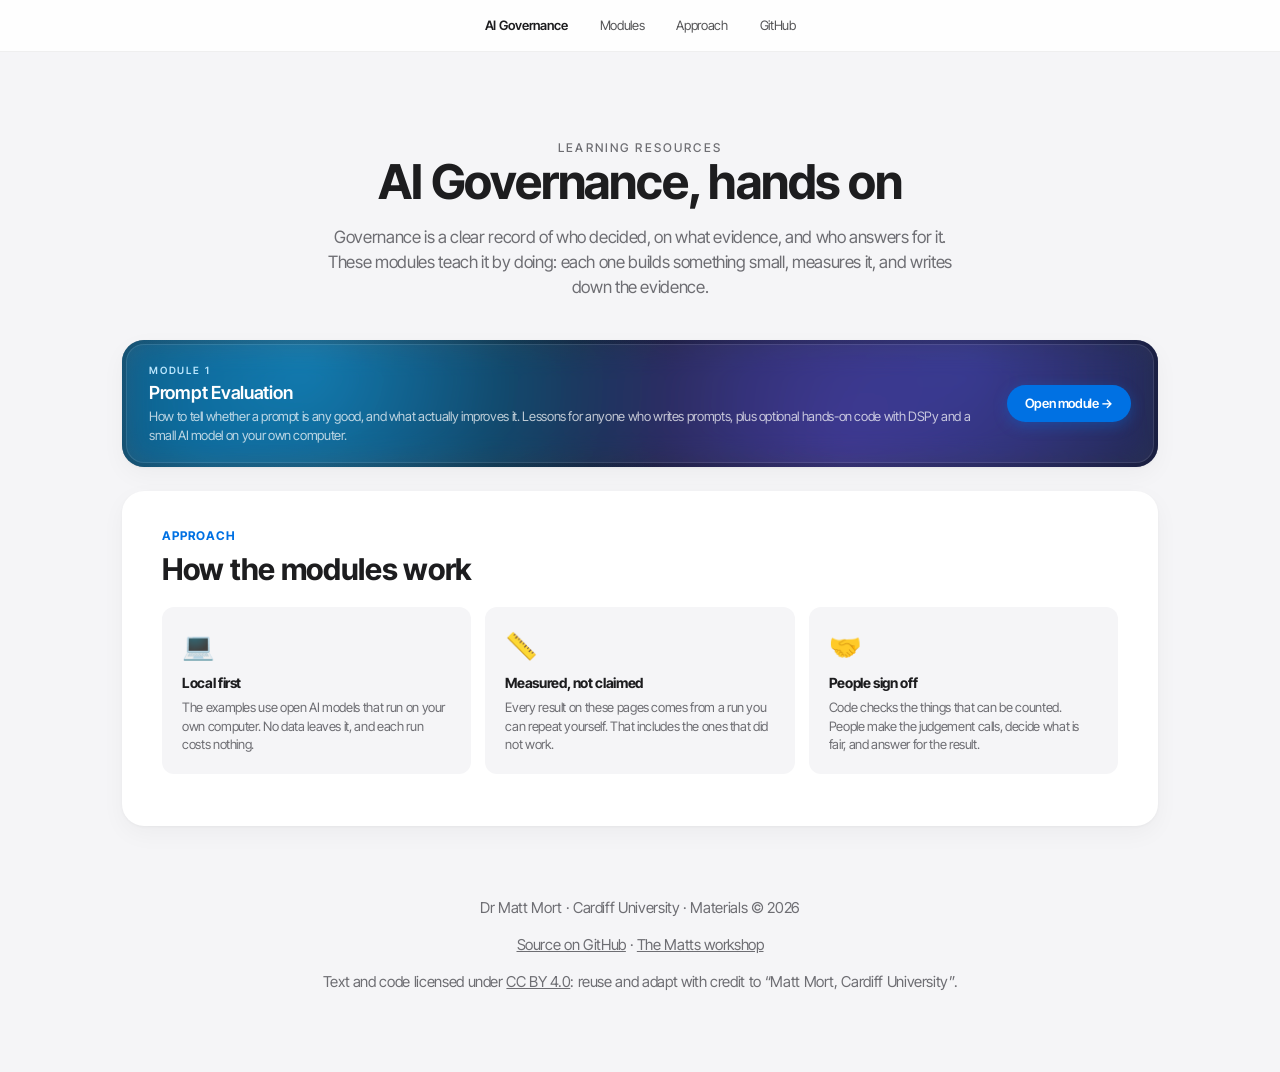
<file: site/index.html>
<!DOCTYPE html>
<html lang="en-GB">
<head>
    <meta charset="UTF-8">
    <meta name="viewport" content="width=device-width, initial-scale=1.0">
    <title>AI Governance - Learning Resources</title>
    <meta name="description" content="Practical, hands-on modules for learning AI governance: measure, document and control the AI you use.">
    <link rel="preconnect" href="https://fonts.googleapis.com">
    <link rel="preconnect" href="https://fonts.gstatic.com" crossorigin>
    <link href="https://fonts.googleapis.com/css2?family=Inter+Tight:wght@400;500;600;700&display=swap" rel="stylesheet">
    <link rel="stylesheet" href="assets/style.css">
</head>
<body>
<nav class="global-nav">
    <div class="nav-content">
        <span class="nav-brand">AI Governance</span>
        <a href="#modules">Modules</a>
        <a href="#approach">Approach</a>
        <a href="https://github.com/wmgmm/ai_governance">GitHub</a>
    </div>
</nav>

<div class="container">
    <header class="hero">
        <p class="subtitle">Learning Resources</p>
        <h1>AI Governance, hands on</h1>
        <p class="lede">Governance is a clear record of who decided, on what evidence, and who answers for it. These modules teach it by doing: each one builds something small, measures it, and writes down the evidence.</p>
    </header>

    <section id="modules">
        <a class="activity-hero" href="prompt_evaluation/index.html">
            <div class="hero-glass">
                <div class="hero-content">
                    <span class="hero-eyebrow">Module 1</span>
                    <h2 class="hero-title">Prompt Evaluation</h2>
                    <p class="hero-desc">How to tell whether a prompt is any good, and what actually improves it. Lessons for anyone who writes prompts, plus optional hands-on code with DSPy and a small AI model on your own computer.</p>
                </div>
                <span class="hero-cta">Open module &rarr;</span>
            </div>
        </a>
    </section>

    <section id="approach" class="section-card">
        <div class="section-header">
            <div class="eyebrow">Approach</div>
            <h2>How the modules work</h2>
        </div>
        <div class="inner-grid">
            <div class="inner-card"><span class="inner-card-icon" aria-hidden="true">&#128187;</span><strong>Local first</strong><p>The examples use open AI models that run on your own computer. No data leaves it, and each run costs nothing.</p></div>
            <div class="inner-card"><span class="inner-card-icon" aria-hidden="true">&#128207;</span><strong>Measured, not claimed</strong><p>Every result on these pages comes from a run you can repeat yourself. That includes the ones that did not work.</p></div>
            <div class="inner-card"><span class="inner-card-icon" aria-hidden="true">&#129309;</span><strong>People sign off</strong><p>Code checks the things that can be counted. People make the judgement calls, decide what is fair, and answer for the result.</p></div>
        </div>
    </section>

    <footer>
        <p>Dr Matt Mort &middot; Cardiff University &middot; Materials &copy; 2026</p>
        <p><a href="https://github.com/wmgmm/ai_governance">Source on GitHub</a> &middot; <a href="https://wmgmm.github.io/thematts/workshop.html">The Matts workshop</a></p>
        <p>Text and code licensed under <a href="https://creativecommons.org/licenses/by/4.0/" rel="license">CC BY 4.0</a>: reuse and adapt with credit to &ldquo;Matt Mort, Cardiff University&rdquo;.</p>
    </footer>
</div>
</body>
</html>
</file>
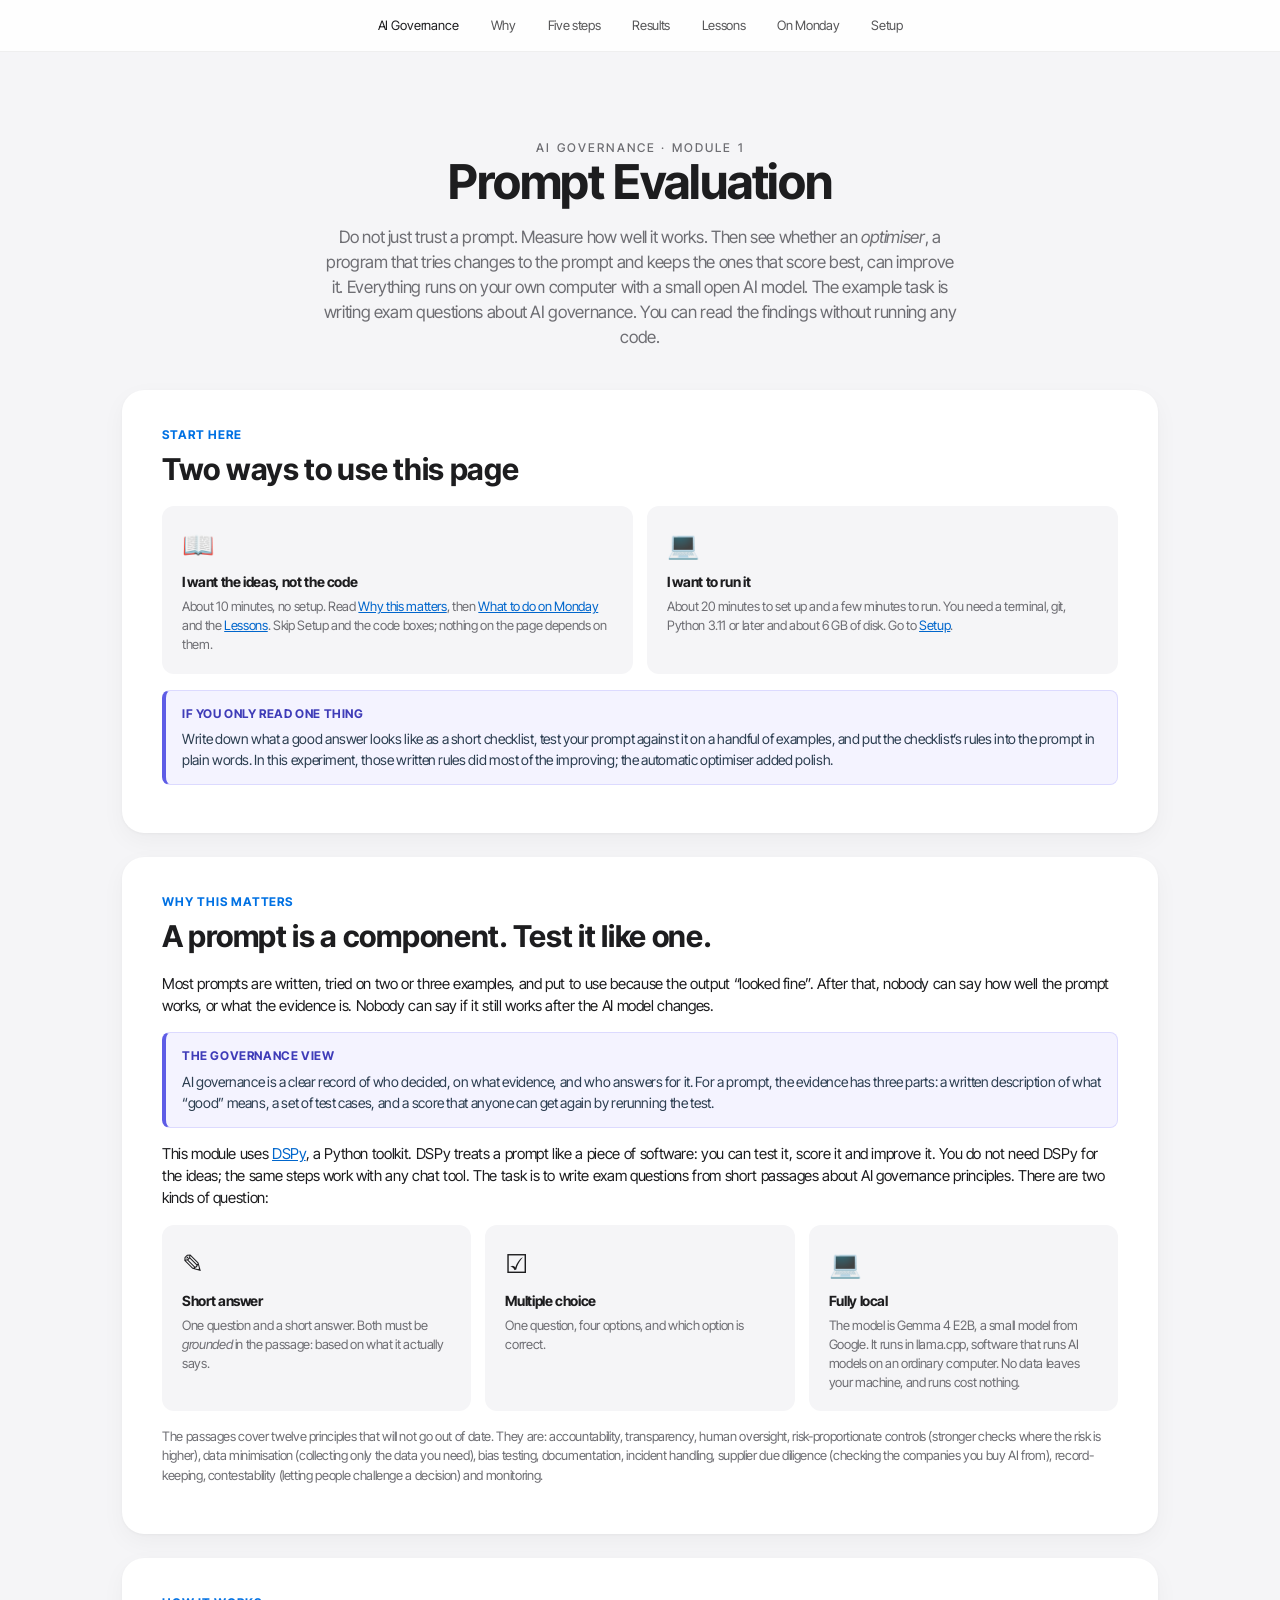
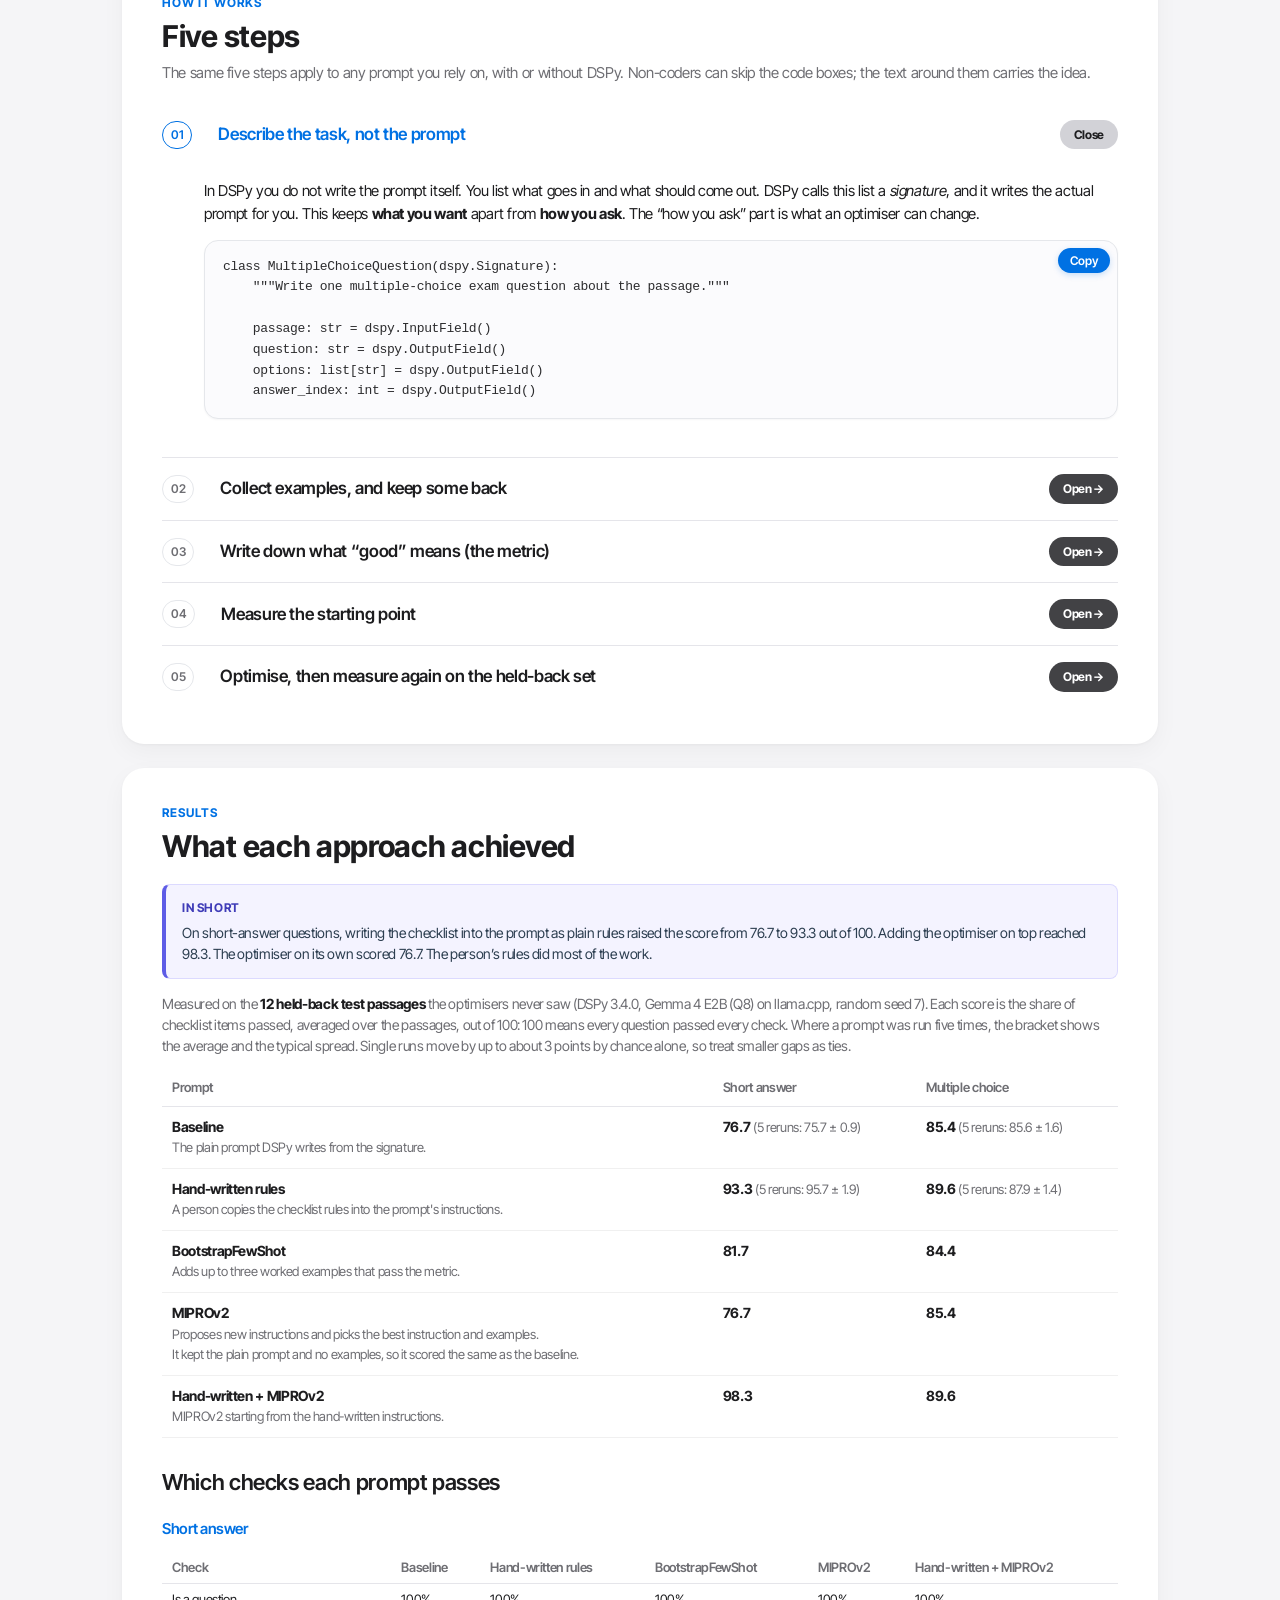
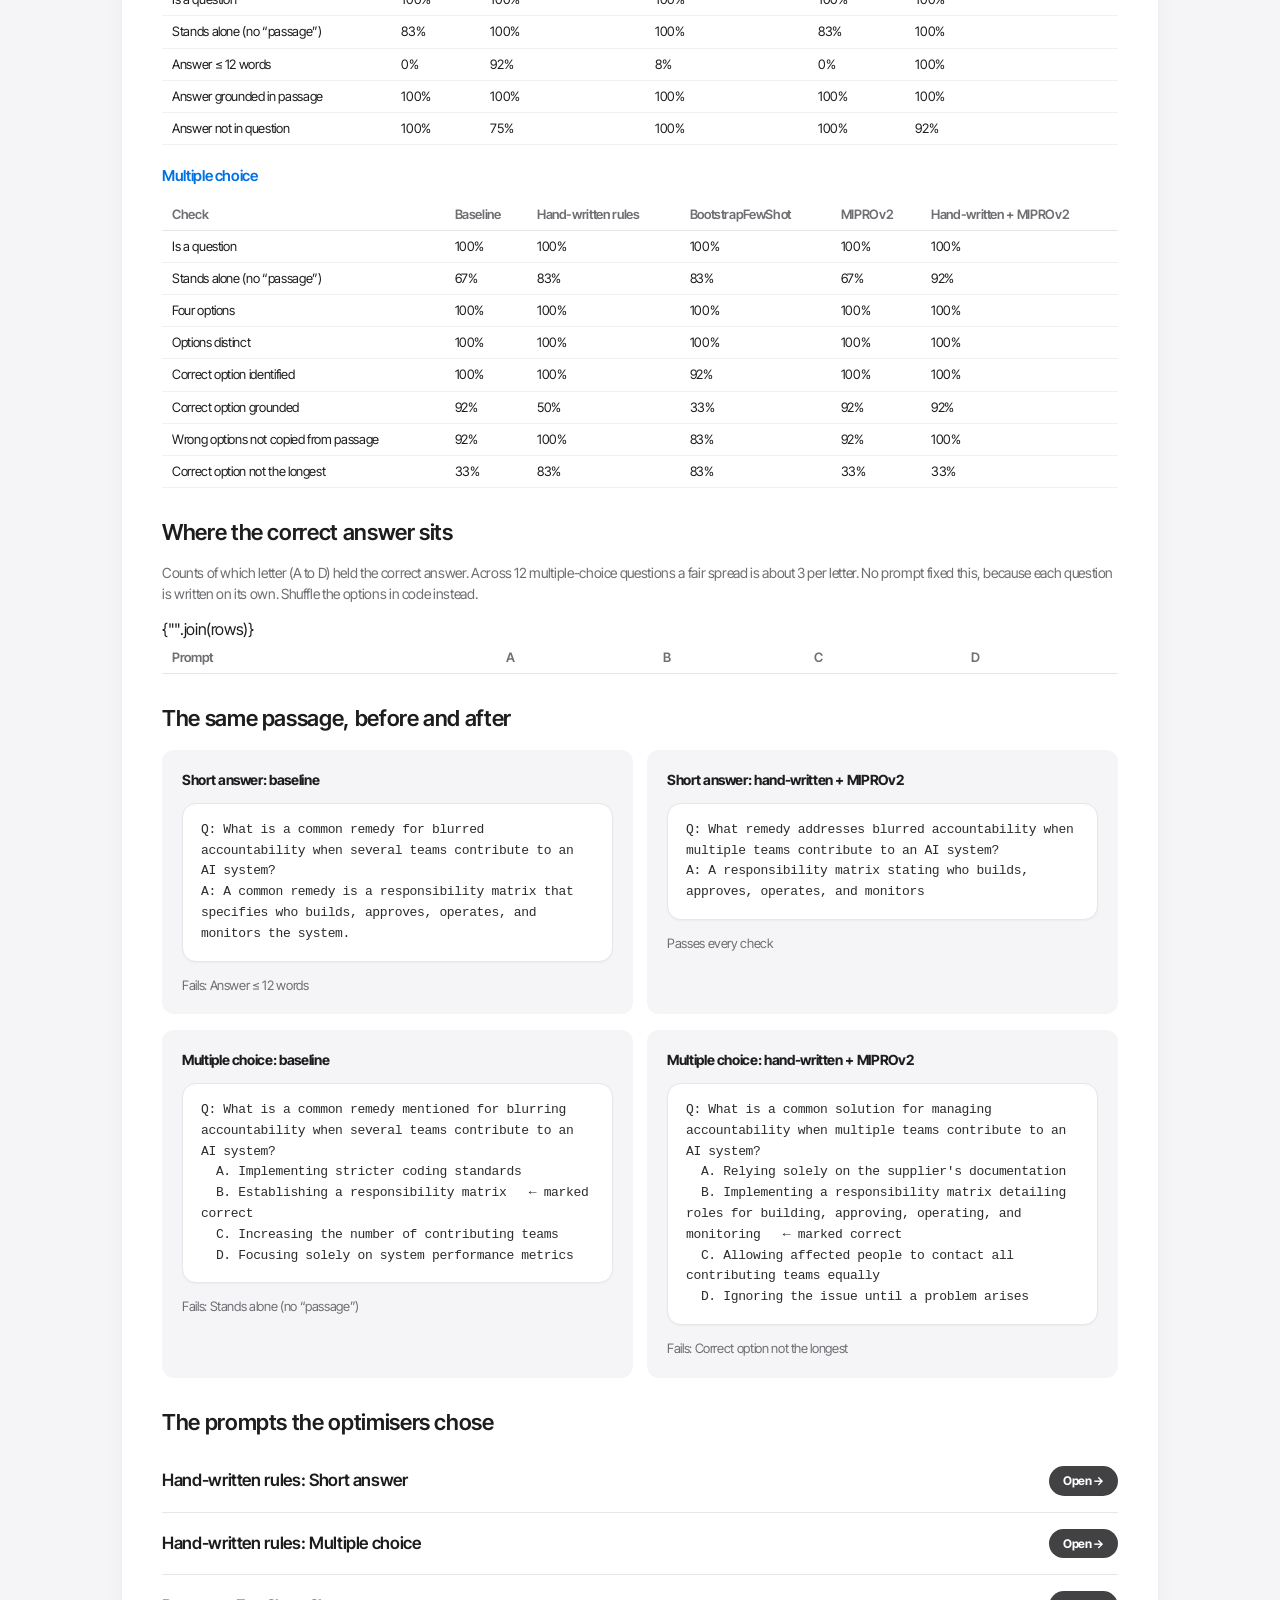
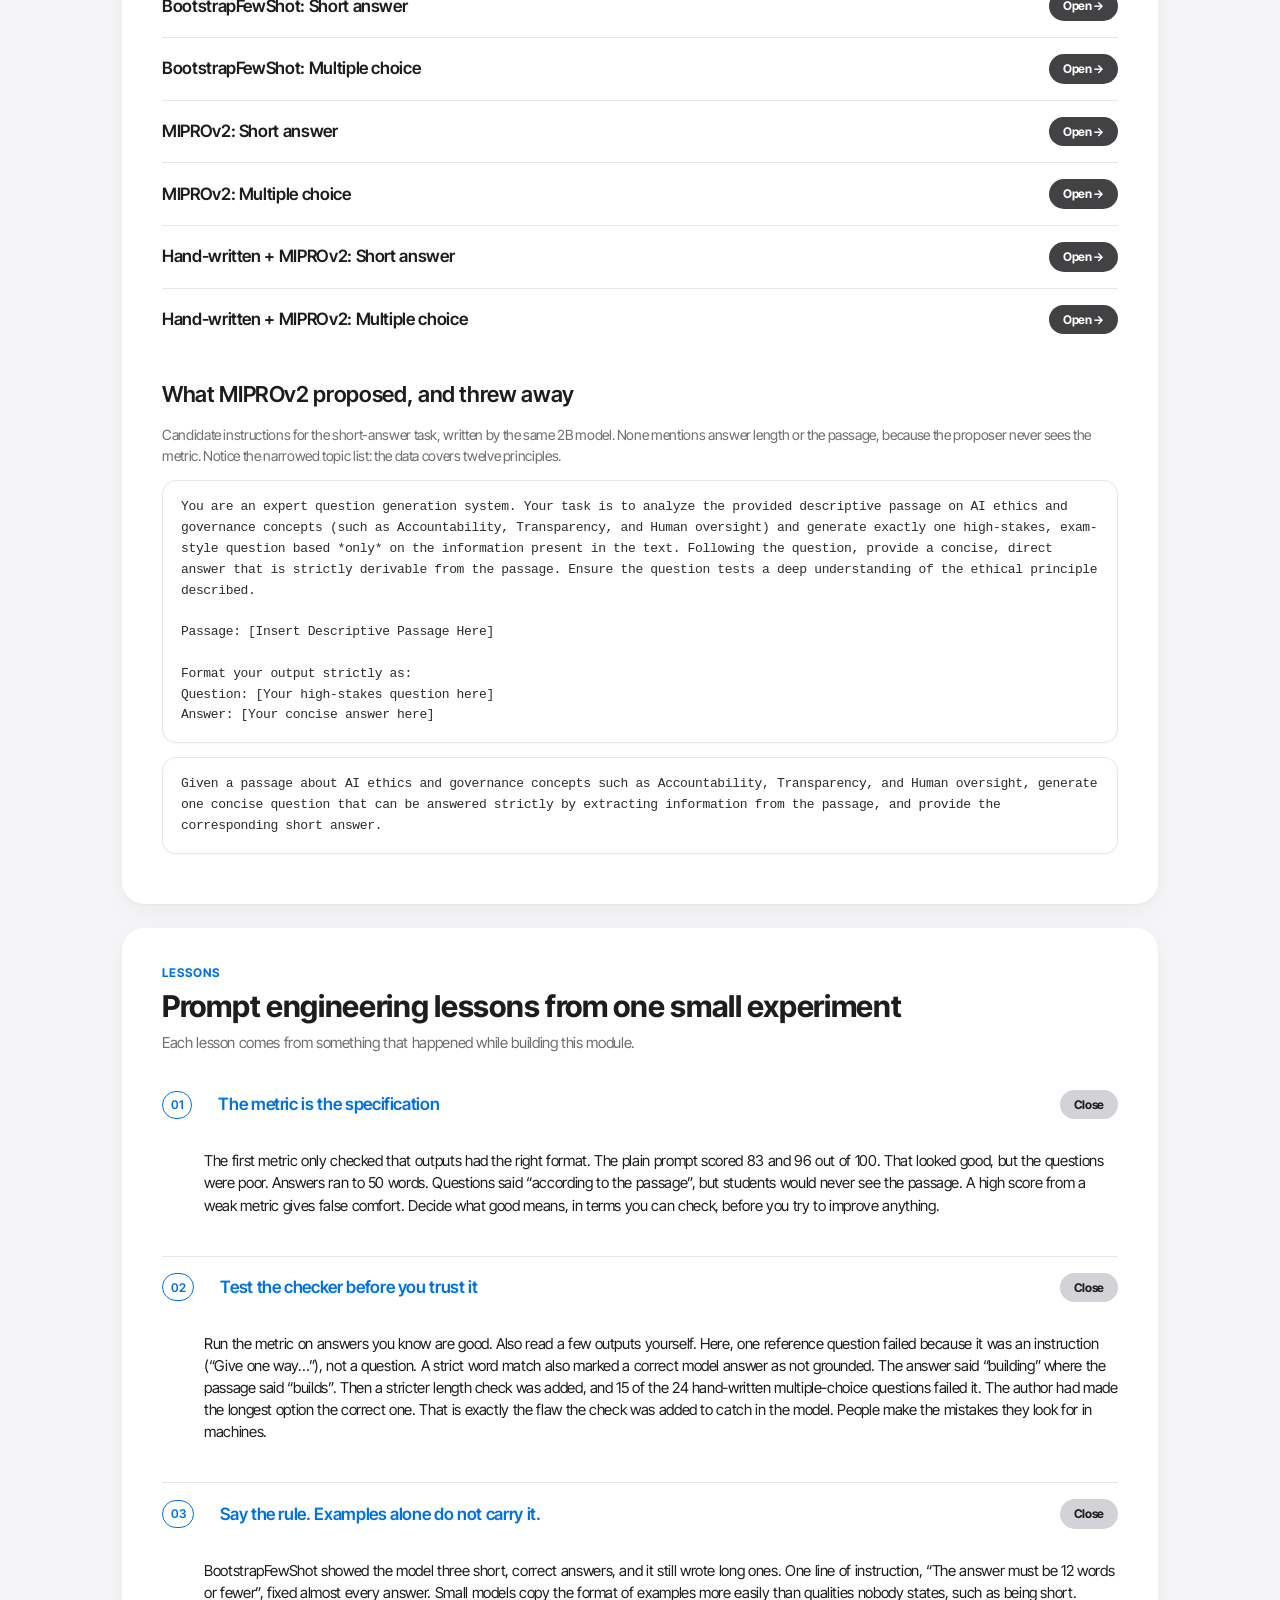
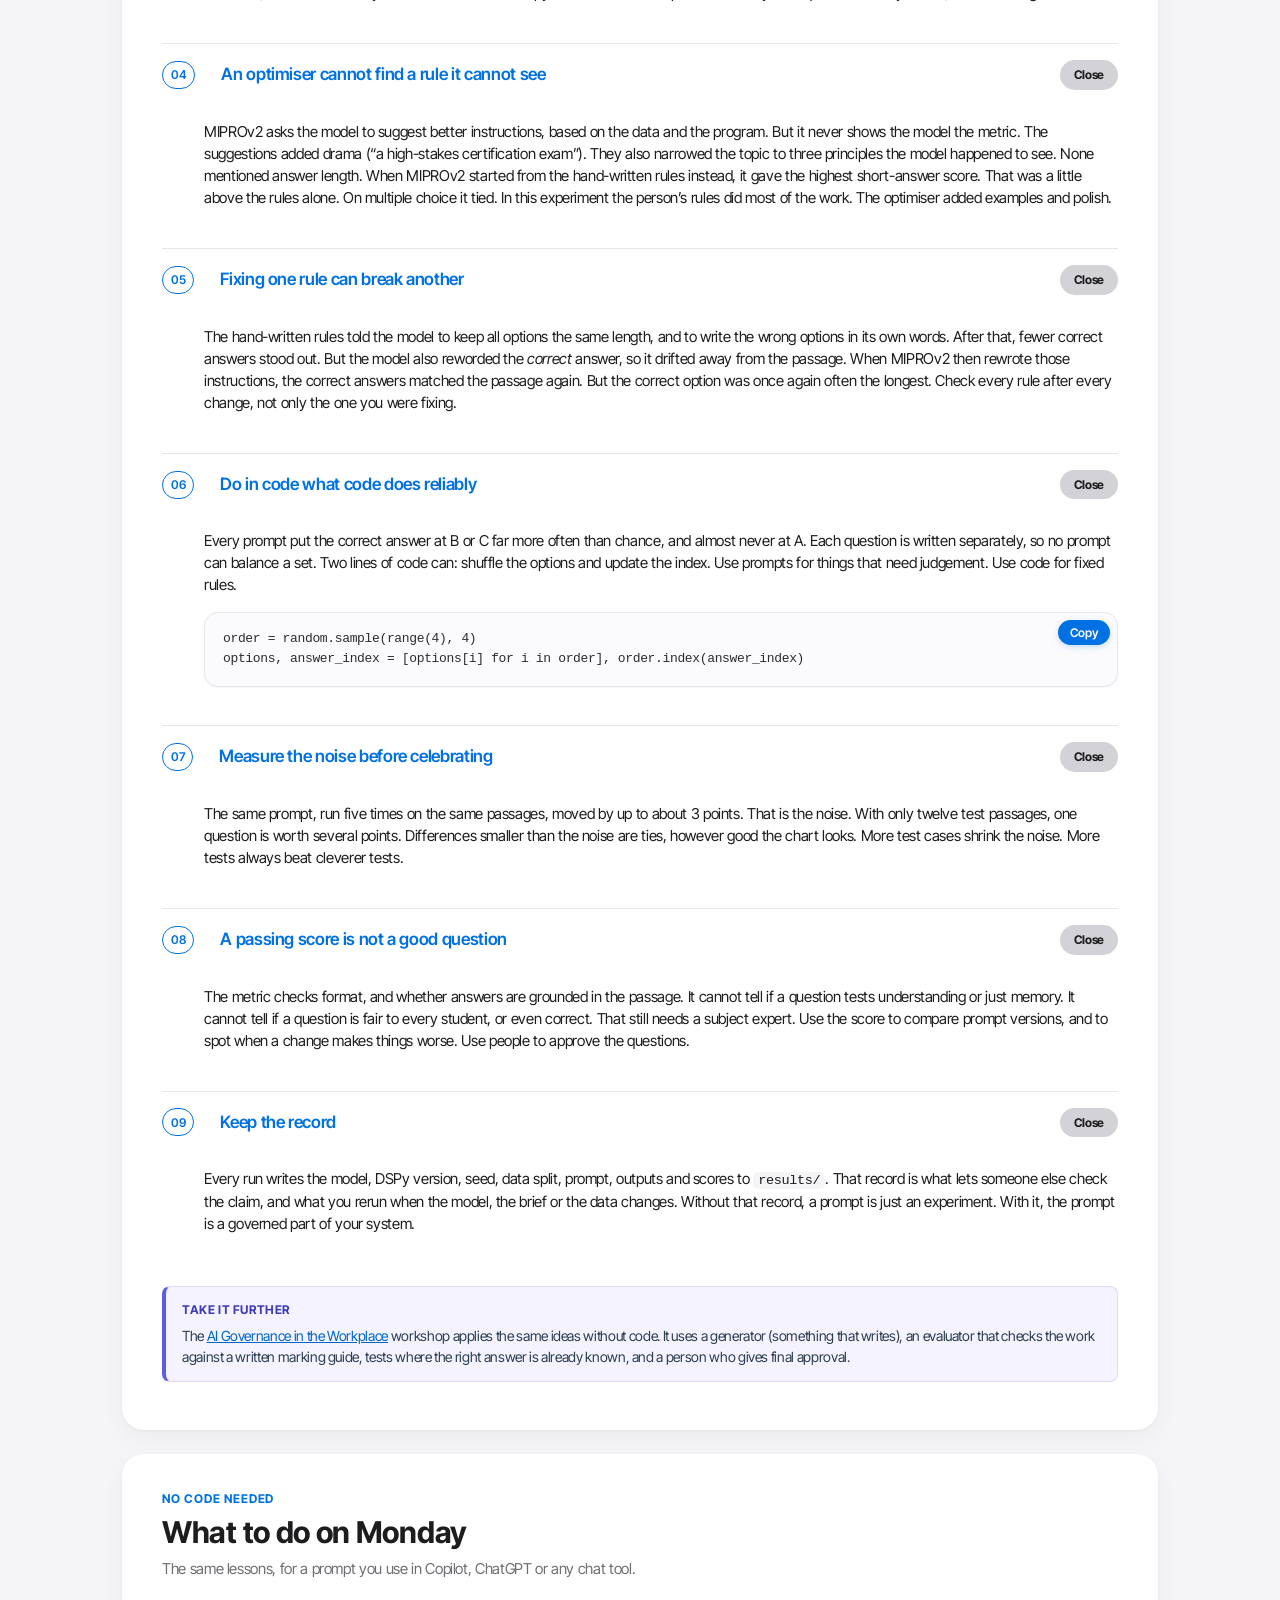
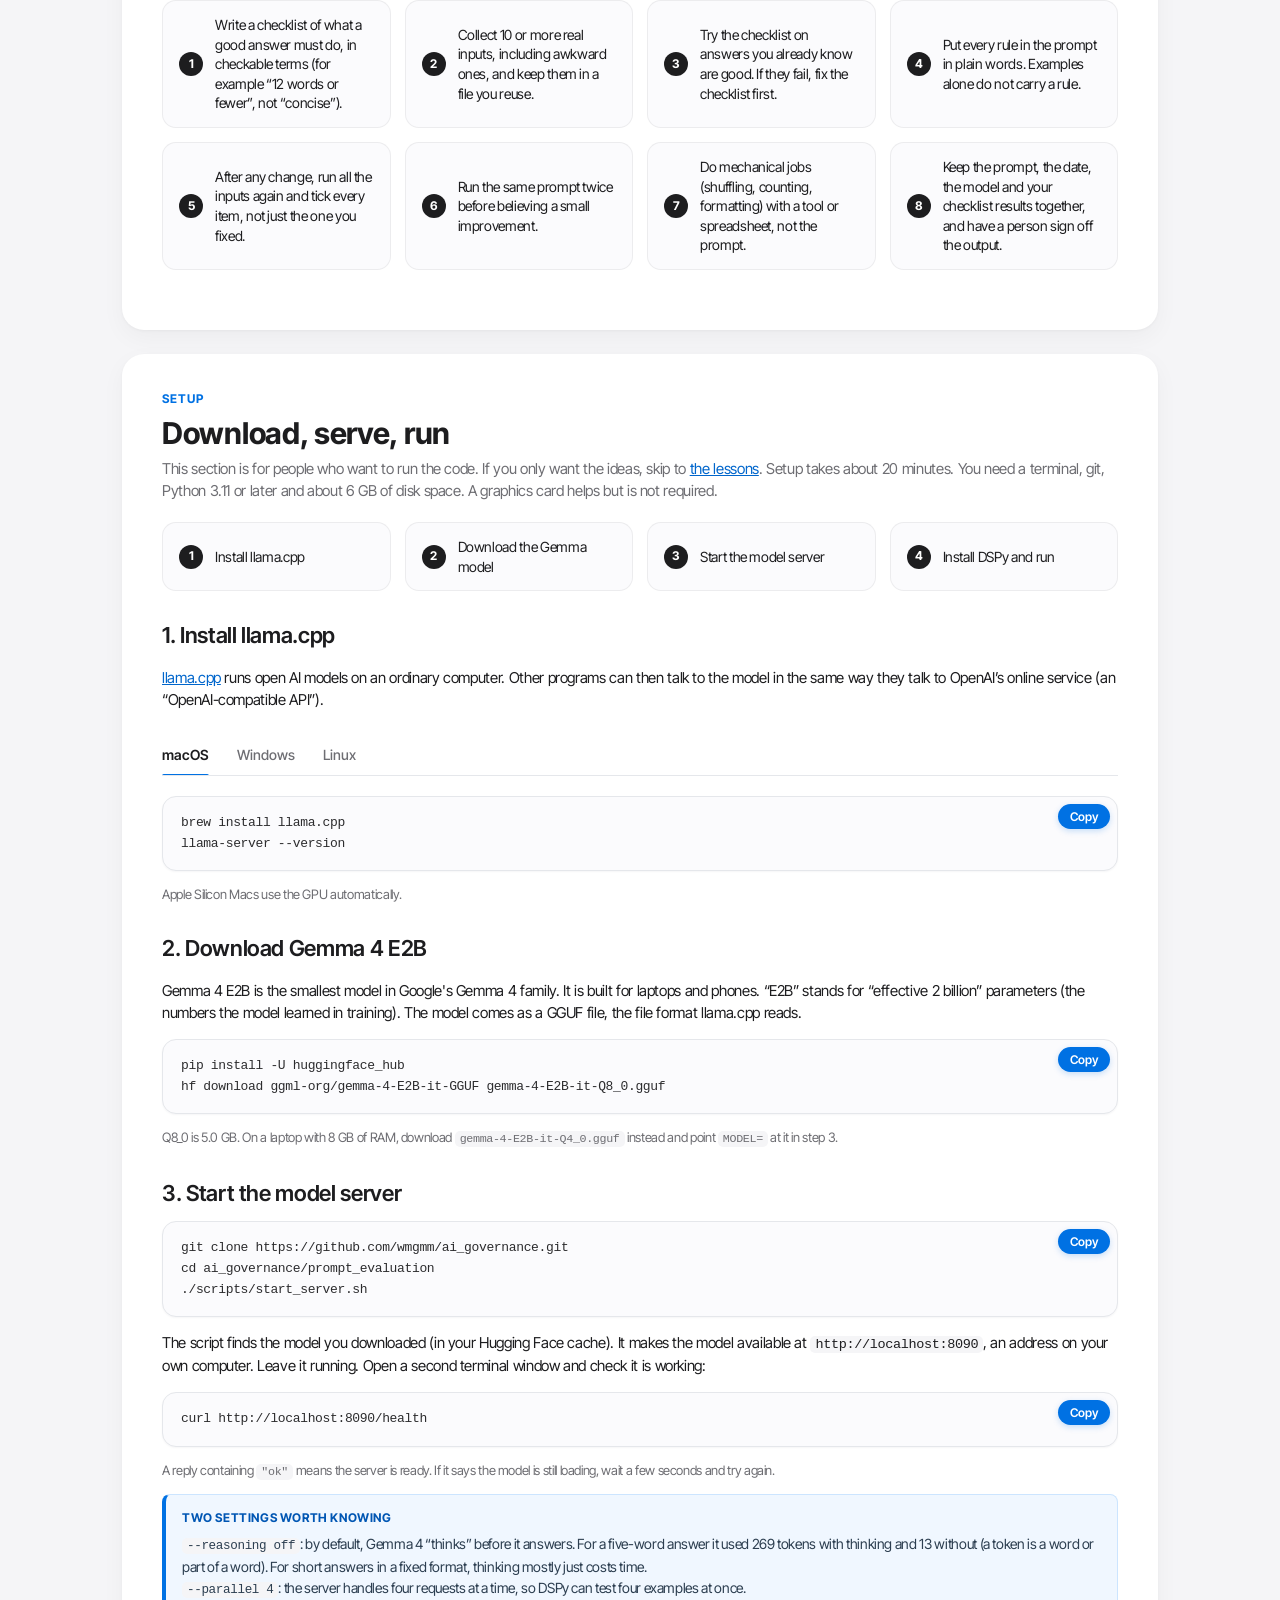
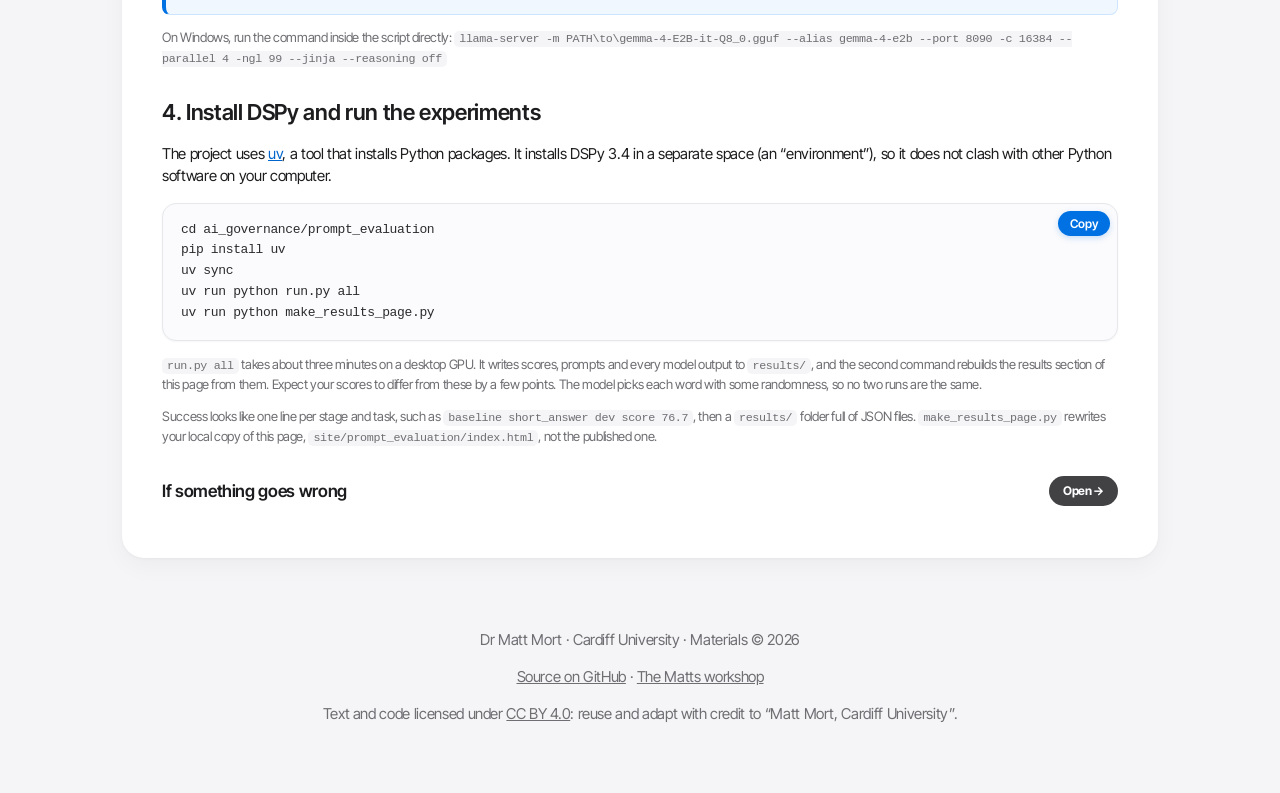
<file: site/prompt_evaluation/index.html>
<!DOCTYPE html>
<html lang="en-GB">
<head>
    <meta charset="UTF-8">
    <meta name="viewport" content="width=device-width, initial-scale=1.0">
    <title>AI Governance - Prompt Evaluation</title>
    <meta name="description" content="Measure and optimise a prompt with DSPy on a local Gemma model served by llama.cpp, using AI governance exam questions as the example.">
    <link rel="preconnect" href="https://fonts.googleapis.com">
    <link rel="preconnect" href="https://fonts.gstatic.com" crossorigin>
    <link href="https://fonts.googleapis.com/css2?family=Inter+Tight:wght@400;500;600;700&display=swap" rel="stylesheet">
    <link rel="stylesheet" href="../assets/style.css">
</head>
<body>
<nav class="global-nav">
    <div class="nav-content">
        <a class="nav-brand" href="../index.html" style="opacity:1">AI Governance</a>
        <a href="#why">Why</a>
        <a href="#steps">Five steps</a>
        <a href="#results">Results</a>
        <a href="#lessons">Lessons</a>
        <a href="#monday">On Monday</a>
        <a href="#setup">Setup</a>
    </div>
</nav>

<div class="container">
    <header class="hero">
        <p class="subtitle">AI Governance &middot; Module 1</p>
        <h1>Prompt Evaluation</h1>
        <p class="lede">Do not just trust a prompt. Measure how well it works. Then see whether an <em>optimiser</em>, a program that tries changes to the prompt and keeps the ones that score best, can improve it. Everything runs on your own computer with a small open AI model. The example task is writing exam questions about AI governance. You can read the findings without running any code.</p>
    </header>

    <section id="start" class="section-card">
        <div class="section-header">
            <div class="eyebrow">Start here</div>
            <h2>Two ways to use this page</h2>
        </div>
        <div class="inner-grid">
            <div class="inner-card"><span class="inner-card-icon" aria-hidden="true">&#128214;</span><strong>I want the ideas, not the code</strong><p>About 10 minutes, no setup. Read <a href="#why">Why this matters</a>, then <a href="#monday">What to do on Monday</a> and the <a href="#lessons">Lessons</a>. Skip Setup and the code boxes; nothing on the page depends on them.</p></div>
            <div class="inner-card"><span class="inner-card-icon" aria-hidden="true">&#128187;</span><strong>I want to run it</strong><p>About 20 minutes to set up and a few minutes to run. You need a terminal, git, Python 3.11 or later and about 6 GB of disk. Go to <a href="#setup">Setup</a>.</p></div>
        </div>
        <div class="callout governance">
            <strong>If you only read one thing</strong>
            <div class="callout-body">Write down what a good answer looks like as a short checklist, test your prompt against it on a handful of examples, and put the checklist&rsquo;s rules into the prompt in plain words. In this experiment, those written rules did most of the improving; the automatic optimiser added polish.</div>
        </div>
    </section>

    <!-- WHY -->
    <section id="why" class="section-card">
        <div class="section-header">
            <div class="eyebrow">Why this matters</div>
            <h2>A prompt is a component. Test it like one.</h2>
        </div>
        <p>Most prompts are written, tried on two or three examples, and put to use because the output &ldquo;looked fine&rdquo;. After that, nobody can say how well the prompt works, or what the evidence is. Nobody can say if it still works after the AI model changes.</p>
        <div class="callout governance">
            <strong>The governance view</strong>
            <div class="callout-body">AI governance is a clear record of who decided, on what evidence, and who answers for it. For a prompt, the evidence has three parts: a written description of what &ldquo;good&rdquo; means, a set of test cases, and a score that anyone can get again by rerunning the test.</div>
        </div>
        <p>This module uses <a href="https://dspy.ai/">DSPy</a>, a Python toolkit. DSPy treats a prompt like a piece of software: you can test it, score it and improve it. You do not need DSPy for the ideas; the same steps work with any chat tool. The task is to write exam questions from short passages about AI governance principles. There are two kinds of question:</p>
        <div class="inner-grid">
            <div class="inner-card"><span class="inner-card-icon" aria-hidden="true">&#9998;</span><strong>Short answer</strong><p>One question and a short answer. Both must be <em>grounded</em> in the passage: based on what it actually says.</p></div>
            <div class="inner-card"><span class="inner-card-icon" aria-hidden="true">&#9745;</span><strong>Multiple choice</strong><p>One question, four options, and which option is correct.</p></div>
            <div class="inner-card"><span class="inner-card-icon" aria-hidden="true">&#128187;</span><strong>Fully local</strong><p>The model is Gemma 4 E2B, a small model from Google. It runs in llama.cpp, software that runs AI models on an ordinary computer. No data leaves your machine, and runs cost nothing.</p></div>
        </div>
        <p class="muted">The passages cover twelve principles that will not go out of date. They are: accountability, transparency, human oversight, risk-proportionate controls (stronger checks where the risk is higher), data minimisation (collecting only the data you need), bias testing, documentation, incident handling, supplier due diligence (checking the companies you buy AI from), record-keeping, contestability (letting people challenge a decision) and monitoring.</p>
    </section>

    <!-- FIVE STEPS -->
    <section id="steps" class="section-card">
        <div class="section-header">
            <div class="eyebrow">How it works</div>
            <h2>Five steps</h2>
            <p>The same five steps apply to any prompt you rely on, with or without DSPy. Non-coders can skip the code boxes; the text around them carries the idea.</p>
        </div>

        <details open>
            <summary><span class="ex-num">01</span><span>Describe the task, not the prompt</span></summary>
            <div class="details-content">
                <p>In DSPy you do not write the prompt itself. You list what goes in and what should come out. DSPy calls this list a <em>signature</em>, and it writes the actual prompt for you. This keeps <strong>what you want</strong> apart from <strong>how you ask</strong>. The &ldquo;how you ask&rdquo; part is what an optimiser can change.</p>
<pre class="code"><code>class MultipleChoiceQuestion(dspy.Signature):
    """Write one multiple-choice exam question about the passage."""

    passage: str = dspy.InputField()
    question: str = dspy.OutputField()
    options: list[str] = dspy.OutputField()
    answer_index: int = dspy.OutputField()</code></pre>
            </div>
        </details>

        <details>
            <summary><span class="ex-num">02</span><span>Collect examples, and keep some back</span></summary>
            <div class="details-content">
                <p>There are 24 hand-written passages. Each comes with a hand-written short-answer question and a hand-written multiple-choice question. These are the <em>reference</em> questions: examples of what good looks like. Twelve passages are for training, which means improving the prompt. The other twelve are <em>held back</em>: kept aside and used only for testing. Each principle appears once in each half.</p>
                <p>The optimisers only ever see the training half. Every score on this page comes from the held-back half. So a prompt cannot score well by memorising its test.</p>
            </div>
        </details>

        <details>
            <summary><span class="ex-num">03</span><span>Write down what &ldquo;good&rdquo; means (the metric)</span></summary>
            <div class="details-content">
                <p>This is the most important step. The <em>metric</em> is the scoring rule: a small piece of code that gives one output a score. Here it is a checklist anyone can read. No second AI acts as a judge:</p>
                <div class="inner-grid">
                    <div class="inner-card"><strong>Short answer</strong><ul style="padding-left:18px;margin:6px 0 0">
                        <li>It is a question</li><li>It stands alone: students will not see the passage</li><li>Answer is 12 words or fewer</li><li>Answer is grounded in the passage</li><li>Answer is not given away by the question</li></ul></div>
                    <div class="inner-card"><strong>Multiple choice</strong><ul style="padding-left:18px;margin:6px 0 0">
                        <li>It is a question, and it stands alone</li><li>Four different options, and the number of the correct option points to one of them</li><li>Correct option grounded in the passage</li><li>Wrong options not copied from the passage</li><li>Correct option not noticeably the longest</li></ul></div>
                </div>
<pre class="code"><code>def short_answer_checks(passage, pred):
    q, a = str(pred.question).strip(), str(pred.answer).strip()
    return {
        "is_a_question": q.endswith("?") and len(q.split()) &gt;= 5,
        "stands_alone": stands_alone(q),
        "answer_is_short": 0 &lt; len(a.split()) &lt;= 12,
        "answer_grounded": overlap(a, passage) &gt;= 0.6,
        "answer_not_leaked": overlap(a, q) &lt; 0.6,
    }</code></pre>
                <p class="muted">Before trusting it, the metric was run on the 48 hand-written reference questions, which should all pass. They did not, at first: see the lessons.</p>
            </div>
        </details>

        <details>
            <summary><span class="ex-num">04</span><span>Measure the starting point</span></summary>
            <div class="details-content">
                <p>Run the plain prompt on the held-back passages and score every output. This first score is the <em>baseline</em>: the starting point that every change is compared with. Then run the same test again. If the score moves between identical runs, that movement is <em>noise</em> (random variation). Differences between prompts that are smaller than the noise mean nothing.</p>
<pre class="code"><code>evaluate = dspy.Evaluate(devset=devset, metric=mcq_metric, num_threads=4)
evaluate(dspy.Predict(MultipleChoiceQuestion))</code></pre>
            </div>
        </details>

        <details>
            <summary><span class="ex-num">05</span><span>Optimise, then measure again on the held-back set</span></summary>
            <div class="details-content">
                <p>Here are four ways to improve the prompt. All four are scored the same way. The last three use a DSPy optimiser.</p>
                <div class="inner-grid">
                    <div class="inner-card"><strong>Hand-written rules</strong><p>A person copies the checklist rules into the prompt&rsquo;s instructions. This is traditional prompt engineering.</p></div>
                    <div class="inner-card"><strong>BootstrapFewShot</strong><p>Runs the prompt on the training passages. It keeps up to three outputs that pass every check, and adds them to the prompt as worked examples.</p></div>
                    <div class="inner-card"><strong>MIPROv2</strong><p>Also asks the model to suggest new instructions. It then tries different mixes of instructions and examples, and keeps the best one.</p></div>
                    <div class="inner-card"><strong>Hand-written + MIPROv2</strong><p>MIPROv2 starting from the person's instructions rather than from scratch.</p></div>
                </div>
<pre class="code"><code>optimiser = dspy.MIPROv2(metric=mcq_metric, auto="light", seed=7)
better = optimiser.compile(dspy.Predict(MultipleChoiceQuestion), trainset=trainset)
better.save("results/mipro_mcq_program.json")</code></pre>
                <p class="muted">The saved file is the improved prompt: its instructions and its chosen examples. It is a plain text (JSON) file, so you can keep each version and review the changes.</p>
            </div>
        </details>
    </section>

    <!-- RESULTS (generated by prompt_evaluation/make_results_page.py; do not edit by hand) -->
    <section id="results" class="section-card">
        <div class="section-header">
            <div class="eyebrow">Results</div>
            <h2>What each approach achieved</h2>
        </div>
<!-- RESULTS:START -->
<div class="callout governance"><strong>In short</strong><div class="callout-body">On short-answer questions, writing the checklist into the prompt as plain rules raised the score from 76.7 to 93.3 out of 100. Adding the optimiser on top reached 98.3. The optimiser on its own scored 76.7. The person’s rules did most of the work.</div></div>
<p class="exercise-note">Measured on the <strong>12 held-back test passages</strong> the optimisers never saw (DSPy 3.4.0, Gemma 4 E2B (Q8) on llama.cpp, random seed 7). Each score is the share of checklist items passed, averaged over the passages, out of 100: 100 means every question passed every check. Where a prompt was run five times, the bracket shows the average and the typical spread. Single runs move by up to about 3 points by chance alone, so treat smaller gaps as ties.</p>
<div class="table-wrap"><table><thead><tr><th scope="col">Prompt</th><th scope="col">Short answer</th><th scope="col">Multiple choice</th></tr></thead><tbody><tr><th scope="row"><strong>Baseline</strong><br><span class="muted">The plain prompt DSPy writes from the signature.</span></th><td><strong>76.7</strong><span class="muted"> (5 reruns: 75.7 ± 0.9)</span></td><td><strong>85.4</strong><span class="muted"> (5 reruns: 85.6 ± 1.6)</span></td></tr><tr><th scope="row"><strong>Hand-written rules</strong><br><span class="muted">A person copies the checklist rules into the prompt&#x27;s instructions.</span></th><td><strong>93.3</strong><span class="muted"> (5 reruns: 95.7 ± 1.9)</span></td><td><strong>89.6</strong><span class="muted"> (5 reruns: 87.9 ± 1.4)</span></td></tr><tr><th scope="row"><strong>BootstrapFewShot</strong><br><span class="muted">Adds up to three worked examples that pass the metric.</span></th><td><strong>81.7</strong></td><td><strong>84.4</strong></td></tr><tr><th scope="row"><strong>MIPROv2</strong><br><span class="muted">Proposes new instructions and picks the best instruction and examples.</span><br><span class="muted">It kept the plain prompt and no examples, so it scored the same as the baseline.</span></th><td><strong>76.7</strong></td><td><strong>85.4</strong></td></tr><tr><th scope="row"><strong>Hand-written + MIPROv2</strong><br><span class="muted">MIPROv2 starting from the hand-written instructions.</span></th><td><strong>98.3</strong></td><td><strong>89.6</strong></td></tr></tbody></table></div>
<h3>Which checks each prompt passes</h3>
<h4>Short answer</h4><div class="table-wrap"><table class="compact"><thead><tr><th scope="col">Check</th><th scope="col">Baseline</th><th scope="col">Hand-written rules</th><th scope="col">BootstrapFewShot</th><th scope="col">MIPROv2</th><th scope="col">Hand-written + MIPROv2</th></tr></thead><tbody><tr><th scope="row">Is a question</th><td>100%</td><td>100%</td><td>100%</td><td>100%</td><td>100%</td></tr><tr><th scope="row">Stands alone (no “passage”)</th><td>83%</td><td>100%</td><td>100%</td><td>83%</td><td>100%</td></tr><tr><th scope="row">Answer ≤ 12 words</th><td>0%</td><td>92%</td><td>8%</td><td>0%</td><td>100%</td></tr><tr><th scope="row">Answer grounded in passage</th><td>100%</td><td>100%</td><td>100%</td><td>100%</td><td>100%</td></tr><tr><th scope="row">Answer not in question</th><td>100%</td><td>75%</td><td>100%</td><td>100%</td><td>92%</td></tr></tbody></table></div>
<h4>Multiple choice</h4><div class="table-wrap"><table class="compact"><thead><tr><th scope="col">Check</th><th scope="col">Baseline</th><th scope="col">Hand-written rules</th><th scope="col">BootstrapFewShot</th><th scope="col">MIPROv2</th><th scope="col">Hand-written + MIPROv2</th></tr></thead><tbody><tr><th scope="row">Is a question</th><td>100%</td><td>100%</td><td>100%</td><td>100%</td><td>100%</td></tr><tr><th scope="row">Stands alone (no “passage”)</th><td>67%</td><td>83%</td><td>83%</td><td>67%</td><td>92%</td></tr><tr><th scope="row">Four options</th><td>100%</td><td>100%</td><td>100%</td><td>100%</td><td>100%</td></tr><tr><th scope="row">Options distinct</th><td>100%</td><td>100%</td><td>100%</td><td>100%</td><td>100%</td></tr><tr><th scope="row">Correct option identified</th><td>100%</td><td>100%</td><td>92%</td><td>100%</td><td>100%</td></tr><tr><th scope="row">Correct option grounded</th><td>92%</td><td>50%</td><td>33%</td><td>92%</td><td>92%</td></tr><tr><th scope="row">Wrong options not copied from passage</th><td>92%</td><td>100%</td><td>83%</td><td>92%</td><td>100%</td></tr><tr><th scope="row">Correct option not the longest</th><td>33%</td><td>83%</td><td>83%</td><td>33%</td><td>33%</td></tr></tbody></table></div>
<h3>Where the correct answer sits</h3><p class="exercise-note">Counts of which letter (A to D) held the correct answer. Across 12 multiple-choice questions a fair spread is about 3 per letter. No prompt fixed this, because each question is written on its own. Shuffle the options in code instead.</p>
<div class="table-wrap"><table class="compact"><thead><tr><th scope="col">Prompt</th><th scope="col">A</th><th scope="col">B</th><th scope="col">C</th><th scope="col">D</th></tr></thead><tbody>{"".join(rows)}</tbody></table></div>
<h3>The same passage, before and after</h3>
<div class="inner-grid"><div class="inner-card"><strong>Short answer: baseline</strong><div class="prompt-box">Q: What is a common remedy for blurred accountability when several teams contribute to an AI system?
A: A common remedy is a responsibility matrix that specifies who builds, approves, operates, and monitors the system.</div><p class="muted">Fails: Answer ≤ 12 words</p></div><div class="inner-card"><strong>Short answer: hand-written + MIPROv2</strong><div class="prompt-box">Q: What remedy addresses blurred accountability when multiple teams contribute to an AI system?
A: A responsibility matrix stating who builds, approves, operates, and monitors</div><p class="muted">Passes every check</p></div></div>
<div class="inner-grid"><div class="inner-card"><strong>Multiple choice: baseline</strong><div class="prompt-box">Q: What is a common remedy mentioned for blurring accountability when several teams contribute to an AI system?
  A. Implementing stricter coding standards
  B. Establishing a responsibility matrix   ← marked correct
  C. Increasing the number of contributing teams
  D. Focusing solely on system performance metrics</div><p class="muted">Fails: Stands alone (no “passage”)</p></div><div class="inner-card"><strong>Multiple choice: hand-written + MIPROv2</strong><div class="prompt-box">Q: What is a common solution for managing accountability when multiple teams contribute to an AI system?
  A. Relying solely on the supplier&#x27;s documentation
  B. Implementing a responsibility matrix detailing roles for building, approving, operating, and monitoring   ← marked correct
  C. Allowing affected people to contact all contributing teams equally
  D. Ignoring the issue until a problem arises</div><p class="muted">Fails: Correct option not the longest</p></div></div>
<h3>The prompts the optimisers chose</h3>
<details><summary><span>Hand-written rules: Short answer</span></summary><div class="details-content"><div class="prompt-box">Write one exam question about the passage, with its answer.
Rules:
- Students will not see the passage, so never mention &quot;the passage&quot; or &quot;the text&quot;.
- The question must end with a question mark.
- The answer must be 12 words or fewer, taken from the passage&#x27;s own ideas.
- Do not repeat the question&#x27;s words in the answer.</div></div></details>
<details><summary><span>Hand-written rules: Multiple choice</span></summary><div class="details-content"><div class="prompt-box">Write one multiple-choice exam question about the passage.
Rules:
- Students will not see the passage, so never mention &quot;the passage&quot; or &quot;the text&quot;.
- Give exactly four options: one correct, three plausible but wrong.
- Keep all four options about the same length, so the answer does not stand out.
- Write the wrong options in your own words, not copied from the passage.
- answer_index is the 0-based position of the correct option.</div></div></details>
<details><summary><span>BootstrapFewShot: Short answer</span></summary><div class="details-content"><div class="prompt-box">Write one exam question, answerable from the passage, with its short answer.</div><p class="muted">Plus 3 worked example(s).</p></div></details>
<details><summary><span>BootstrapFewShot: Multiple choice</span></summary><div class="details-content"><div class="prompt-box">Write one multiple-choice exam question about the passage.</div><p class="muted">Plus 3 worked example(s).</p></div></details>
<details><summary><span>MIPROv2: Short answer</span></summary><div class="details-content"><div class="prompt-box">Write one exam question, answerable from the passage, with its short answer.</div></div></details>
<details><summary><span>MIPROv2: Multiple choice</span></summary><div class="details-content"><div class="prompt-box">Write one multiple-choice exam question about the passage.</div></div></details>
<details><summary><span>Hand-written + MIPROv2: Short answer</span></summary><div class="details-content"><div class="prompt-box">Based on the provided text about AI ethics concepts, generate one exam question and its corresponding answer pair. Ensure the question requires extracting specific information, the answer is concise (12 words or fewer), and the answer is derived strictly from the text without repeating words from the question.</div><p class="muted">Plus 3 worked example(s).</p></div></details>
<details><summary><span>Hand-written + MIPROv2: Multiple choice</span></summary><div class="details-content"><div class="prompt-box">Based on the provided text, generate one multiple-choice question about the main concept discussed. The question should test comprehension of the key idea. Provide exactly four options: one correct answer and three incorrect but plausible distractors. Ensure all options are of similar length and written in your own words. Finally, provide the 0-based index of the correct option.</div><p class="muted">Plus 3 worked example(s).</p></div></details>
<h3>What MIPROv2 proposed, and threw away</h3><p class="exercise-note">Candidate instructions for the short-answer task, written by the same 2B model. None mentions answer length or the passage, because the proposer never sees the metric. Notice the narrowed topic list: the data covers twelve principles.</p><div class="prompt-box">You are an expert question generation system. Your task is to analyze the provided descriptive passage on AI ethics and governance concepts (such as Accountability, Transparency, and Human oversight) and generate exactly one high-stakes, exam-style question based *only* on the information present in the text. Following the question, provide a concise, direct answer that is strictly derivable from the passage. Ensure the question tests a deep understanding of the ethical principle described.

Passage: [Insert Descriptive Passage Here]

Format your output strictly as:
Question: [Your high-stakes question here]
Answer: [Your concise answer here]</div><div class="prompt-box">Given a passage about AI ethics and governance concepts such as Accountability, Transparency, and Human oversight, generate one concise question that can be answered strictly by extracting information from the passage, and provide the corresponding short answer.</div>
<!-- RESULTS:END -->
    </section>

    <!-- LESSONS -->
    <section id="lessons" class="section-card">
        <div class="section-header">
            <div class="eyebrow">Lessons</div>
            <h2>Prompt engineering lessons from one small experiment</h2>
            <p>Each lesson comes from something that happened while building this module.</p>
        </div>

        <details open>
            <summary><span class="ex-num">01</span><span>The metric is the specification</span></summary>
            <div class="details-content">
                <p>The first metric only checked that outputs had the right format. The plain prompt scored 83 and 96 out of 100. That looked good, but the questions were poor. Answers ran to 50 words. Questions said &ldquo;according to the passage&rdquo;, but students would never see the passage. A high score from a weak metric gives false comfort. Decide what good means, in terms you can check, before you try to improve anything.</p>
            </div>
        </details>
        <details open>
            <summary><span class="ex-num">02</span><span>Test the checker before you trust it</span></summary>
            <div class="details-content">
                <p>Run the metric on answers you know are good. Also read a few outputs yourself. Here, one reference question failed because it was an instruction (&ldquo;Give one way&hellip;&rdquo;), not a question. A strict word match also marked a correct model answer as not grounded. The answer said &ldquo;building&rdquo; where the passage said &ldquo;builds&rdquo;. Then a stricter length check was added, and 15 of the 24 hand-written multiple-choice questions failed it. The author had made the longest option the correct one. That is exactly the flaw the check was added to catch in the model. People make the mistakes they look for in machines.</p>
            </div>
        </details>
        <details open>
            <summary><span class="ex-num">03</span><span>Say the rule. Examples alone do not carry it.</span></summary>
            <div class="details-content">
                <p>BootstrapFewShot showed the model three short, correct answers, and it still wrote long ones. One line of instruction, &ldquo;The answer must be 12 words or fewer&rdquo;, fixed almost every answer. Small models copy the format of examples more easily than qualities nobody states, such as being short.</p>
            </div>
        </details>
        <details open>
            <summary><span class="ex-num">04</span><span>An optimiser cannot find a rule it cannot see</span></summary>
            <div class="details-content">
                <p>MIPROv2 asks the model to suggest better instructions, based on the data and the program. But it never shows the model the metric. The suggestions added drama (&ldquo;a high-stakes certification exam&rdquo;). They also narrowed the topic to three principles the model happened to see. None mentioned answer length. When MIPROv2 started from the hand-written rules instead, it gave the highest short-answer score. That was a little above the rules alone. On multiple choice it tied. In this experiment the person&rsquo;s rules did most of the work. The optimiser added examples and polish.</p>
            </div>
        </details>
        <details open>
            <summary><span class="ex-num">05</span><span>Fixing one rule can break another</span></summary>
            <div class="details-content">
                <p>The hand-written rules told the model to keep all options the same length, and to write the wrong options in its own words. After that, fewer correct answers stood out. But the model also reworded the <em>correct</em> answer, so it drifted away from the passage. When MIPROv2 then rewrote those instructions, the correct answers matched the passage again. But the correct option was once again often the longest. Check every rule after every change, not only the one you were fixing.</p>
            </div>
        </details>
        <details open>
            <summary><span class="ex-num">06</span><span>Do in code what code does reliably</span></summary>
            <div class="details-content">
                <p>Every prompt put the correct answer at B or C far more often than chance, and almost never at A. Each question is written separately, so no prompt can balance a set. Two lines of code can: shuffle the options and update the index. Use prompts for things that need judgement. Use code for fixed rules.</p>
<pre class="code"><code>order = random.sample(range(4), 4)
options, answer_index = [options[i] for i in order], order.index(answer_index)</code></pre>
            </div>
        </details>
        <details open>
            <summary><span class="ex-num">07</span><span>Measure the noise before celebrating</span></summary>
            <div class="details-content">
                <p>The same prompt, run five times on the same passages, moved by up to about 3 points. That is the noise. With only twelve test passages, one question is worth several points. Differences smaller than the noise are ties, however good the chart looks. More test cases shrink the noise. More tests always beat cleverer tests.</p>
            </div>
        </details>
        <details open>
            <summary><span class="ex-num">08</span><span>A passing score is not a good question</span></summary>
            <div class="details-content">
                <p>The metric checks format, and whether answers are grounded in the passage. It cannot tell if a question tests understanding or just memory. It cannot tell if a question is fair to every student, or even correct. That still needs a subject expert. Use the score to compare prompt versions, and to spot when a change makes things worse. Use people to approve the questions.</p>
            </div>
        </details>
        <details open>
            <summary><span class="ex-num">09</span><span>Keep the record</span></summary>
            <div class="details-content">
                <p>Every run writes the model, DSPy version, seed, data split, prompt, outputs and scores to <code>results/</code>. That record is what lets someone else check the claim, and what you rerun when the model, the brief or the data changes. Without that record, a prompt is just an experiment. With it, the prompt is a governed part of your system.</p>
            </div>
        </details>

        <div class="callout governance">
            <strong>Take it further</strong>
            <div class="callout-body">The <a href="https://wmgmm.github.io/thematts/governance.html">AI Governance in the Workplace</a> workshop applies the same ideas without code. It uses a generator (something that writes), an evaluator that checks the work against a written marking guide, tests where the right answer is already known, and a person who gives final approval.</div>
        </div>
    </section>

    <section id="monday" class="section-card">
        <div class="section-header">
            <div class="eyebrow">No code needed</div>
            <h2>What to do on Monday</h2>
            <p>The same lessons, for a prompt you use in Copilot, ChatGPT or any chat tool.</p>
        </div>
        <div class="quick-start">
            <div class="quick-step"><span class="step-badge">1</span>Write a checklist of what a good answer must do, in checkable terms (for example &ldquo;12 words or fewer&rdquo;, not &ldquo;concise&rdquo;).</div>
            <div class="quick-step"><span class="step-badge">2</span>Collect 10 or more real inputs, including awkward ones, and keep them in a file you reuse.</div>
            <div class="quick-step"><span class="step-badge">3</span>Try the checklist on answers you already know are good. If they fail, fix the checklist first.</div>
            <div class="quick-step"><span class="step-badge">4</span>Put every rule in the prompt in plain words. Examples alone do not carry a rule.</div>
            <div class="quick-step"><span class="step-badge">5</span>After any change, run all the inputs again and tick every item, not just the one you fixed.</div>
            <div class="quick-step"><span class="step-badge">6</span>Run the same prompt twice before believing a small improvement.</div>
            <div class="quick-step"><span class="step-badge">7</span>Do mechanical jobs (shuffling, counting, formatting) with a tool or spreadsheet, not the prompt.</div>
            <div class="quick-step"><span class="step-badge">8</span>Keep the prompt, the date, the model and your checklist results together, and have a person sign off the output.</div>
        </div>
    </section>

    <!-- SETUP -->
    <section id="setup" class="section-card">
        <div class="section-header">
            <div class="eyebrow">Setup</div>
            <h2>Download, serve, run</h2>
            <p>This section is for people who want to run the code. If you only want the ideas, skip to <a href="#lessons">the lessons</a>. Setup takes about 20 minutes. You need a terminal, git, Python 3.11 or later and about 6 GB of disk space. A graphics card helps but is not required.</p>
        </div>
        <div class="quick-start">
            <div class="quick-step"><span class="step-badge">1</span>Install llama.cpp</div>
            <div class="quick-step"><span class="step-badge">2</span>Download the Gemma model</div>
            <div class="quick-step"><span class="step-badge">3</span>Start the model server</div>
            <div class="quick-step"><span class="step-badge">4</span>Install DSPy and run</div>
        </div>

        <h3>1. Install llama.cpp</h3>
        <p><a href="https://github.com/ggml-org/llama.cpp">llama.cpp</a> runs open AI models on an ordinary computer. Other programs can then talk to the model in the same way they talk to OpenAI&rsquo;s online service (an &ldquo;OpenAI-compatible API&rdquo;).</p>
        <div class="tab-bar" role="tablist" aria-label="Operating system">
            <button class="tab-btn active" id="btn-mac" data-tab="mac" role="tab" aria-selected="true" aria-controls="tab-mac">macOS</button>
            <button class="tab-btn" id="btn-win" data-tab="win" role="tab" aria-selected="false" aria-controls="tab-win" tabindex="-1">Windows</button>
            <button class="tab-btn" id="btn-linux" data-tab="linux" role="tab" aria-selected="false" aria-controls="tab-linux" tabindex="-1">Linux</button>
        </div>
        <div id="tab-mac" class="tab-panel active" role="tabpanel" aria-labelledby="btn-mac" tabindex="0">
<pre class="code"><code>brew install llama.cpp
llama-server --version</code></pre>
            <p class="muted">Apple Silicon Macs use the GPU automatically.</p>
        </div>
        <div id="tab-win" class="tab-panel" role="tabpanel" aria-labelledby="btn-win" tabindex="0">
<pre class="code"><code>winget install ggml.llamacpp
llama-server --version</code></pre>
            <p class="muted">Open a new terminal after installing so <code>llama-server</code> is on your PATH. Prebuilt downloads for CUDA and Vulkan are also on the <a href="https://github.com/ggml-org/llama.cpp/releases">releases page</a>.</p>
        </div>
        <div id="tab-linux" class="tab-panel" role="tabpanel" aria-labelledby="btn-linux" tabindex="0">
            <p>Build from source. Drop <code>-DGGML_CUDA=ON</code> if you have no NVIDIA card.</p>
<pre class="code"><code>git clone --depth 1 https://github.com/ggml-org/llama.cpp.git ~/src/llama.cpp
cd ~/src/llama.cpp
cmake -B build -DGGML_CUDA=ON
cmake --build build --config Release -j --target llama-server
./build/bin/llama-server --version</code></pre>
            <p class="muted">Needs <code>cmake</code> and a C++ compiler (<code>sudo apt install cmake build-essential</code>), plus the CUDA toolkit for GPU builds.</p>
        </div>

        <h3>2. Download Gemma 4 E2B</h3>
        <p>Gemma 4 E2B is the smallest model in Google's Gemma 4 family. It is built for laptops and phones. &ldquo;E2B&rdquo; stands for &ldquo;effective 2 billion&rdquo; parameters (the numbers the model learned in training). The model comes as a GGUF file, the file format llama.cpp reads.</p>
<pre class="code"><code>pip install -U huggingface_hub
hf download ggml-org/gemma-4-E2B-it-GGUF gemma-4-E2B-it-Q8_0.gguf</code></pre>
        <p class="muted">Q8_0 is 5.0 GB. On a laptop with 8 GB of RAM, download <code>gemma-4-E2B-it-Q4_0.gguf</code> instead and point <code>MODEL=</code> at it in step 3.</p>

        <h3>3. Start the model server</h3>
<pre class="code"><code>git clone https://github.com/wmgmm/ai_governance.git
cd ai_governance/prompt_evaluation
./scripts/start_server.sh</code></pre>
        <p>The script finds the model you downloaded (in your Hugging Face cache). It makes the model available at <code>http://localhost:8090</code>, an address on your own computer. Leave it running. Open a second terminal window and check it is working:</p>
<pre class="code"><code>curl http://localhost:8090/health</code></pre>
        <p class="muted">A reply containing <code>"ok"</code> means the server is ready. If it says the model is still loading, wait a few seconds and try again.</p>
        <div class="callout">
            <strong>Two settings worth knowing</strong>
            <div class="callout-body"><code>--reasoning off</code>: by default, Gemma 4 &ldquo;thinks&rdquo; before it answers. For a five-word answer it used 269 tokens with thinking and 13 without (a token is a word or part of a word). For short answers in a fixed format, thinking mostly just costs time.<br><code>--parallel 4</code>: the server handles four requests at a time, so DSPy can test four examples at once.</div>
        </div>
        <p class="muted">On Windows, run the command inside the script directly: <code>llama-server -m PATH\to\gemma-4-E2B-it-Q8_0.gguf --alias gemma-4-e2b --port 8090 -c 16384 --parallel 4 -ngl 99 --jinja --reasoning off</code></p>

        <h3>4. Install DSPy and run the experiments</h3>
        <p>The project uses <a href="https://docs.astral.sh/uv/">uv</a>, a tool that installs Python packages. It installs DSPy 3.4 in a separate space (an &ldquo;environment&rdquo;), so it does not clash with other Python software on your computer.</p>
<pre class="code"><code>cd ai_governance/prompt_evaluation
pip install uv
uv sync
uv run python run.py all
uv run python make_results_page.py</code></pre>
        <p class="muted"><code>run.py all</code> takes about three minutes on a desktop GPU. It writes scores, prompts and every model output to <code>results/</code>, and the second command rebuilds the results section of this page from them. Expect your scores to differ from these by a few points. The model picks each word with some randomness, so no two runs are the same.</p>
        <p class="muted">Success looks like one line per stage and task, such as <code>baseline short_answer dev score 76.7</code>, then a <code>results/</code> folder full of JSON files. <code>make_results_page.py</code> rewrites your local copy of this page, <code>site/prompt_evaluation/index.html</code>, not the published one.</p>

        <details>
            <summary><span>If something goes wrong</span></summary>
            <div class="details-content">
                <p><strong>&ldquo;Model not found&rdquo;</strong>: the download in step 2 did not finish, or you downloaded a different file. For the smaller Q4_0 file, give its path: <code>MODEL=/path/to/gemma-4-E2B-it-Q4_0.gguf ./scripts/start_server.sh</code>.</p>
                <p><strong>Port 8090 already in use</strong>: start on another port and tell the scripts where it is: <code>PORT=8091 ./scripts/start_server.sh</code>, then in the second terminal <code>export LLM_API_BASE=http://localhost:8091/v1</code> before <code>uv run</code>.</p>
                <p><strong><code>hf</code> or <code>llama-server</code> not found</strong>: open a new terminal so the install is on your PATH. On Linux, set <code>LLAMA_SERVER=~/src/llama.cpp/build/bin/llama-server</code> if you built it elsewhere.</p>
                <p><strong>No graphics card</strong>: everything still works on the CPU, only more slowly. The three-minute figure is for a desktop GPU; CPU times were not measured.</p>
                <p><strong>Scores differ from this page</strong>: expected, by a few points. See lesson 07.</p>
            </div>
        </details>
    </section>

    <footer>
        <p>Dr Matt Mort &middot; Cardiff University &middot; Materials &copy; 2026</p>
        <p><a href="https://github.com/wmgmm/ai_governance">Source on GitHub</a> &middot; <a href="https://wmgmm.github.io/thematts/workshop.html">The Matts workshop</a></p>
        <p>Text and code licensed under <a href="https://creativecommons.org/licenses/by/4.0/" rel="license">CC BY 4.0</a>: reuse and adapt with credit to &ldquo;Matt Mort, Cardiff University&rdquo;.</p>
    </footer>
</div>
<script src="../assets/site.js"></script>
</body>
</html>
</file>
<file: site/assets/style.css>
/* Design tokens and components from The Matts workshop site (wmgmm.github.io/thematts). */
:root {
    --apple-blue: #0071e3;
    --apple-blue-hover: #0077ed;
    --link: #0066cc; /* darker than --apple-blue so links pass 4.5:1 on grey and tinted cards */
    --apple-text-primary: #1d1d1f;
    --apple-text-secondary: #6e6e73;
    --apple-text-tertiary: #86868b;
    --apple-bg-page: #f5f5f7;
    --apple-bg-card: #ffffff;
    --apple-bg-subtle: #fbfbfd;
    --apple-border: #e5e5ea;
    --apple-border-light: rgba(0, 0, 0, 0.06);
    --accent-orange: #ff8a1f;
    --accent-purple: #5e5ce6;
    --accent-green: #34c759;
    --radius-card: 22px;
    --radius-medium: 14px;
    --radius-button: 980px;
    --shadow-card: 0 1px 3px rgba(0,0,0,0.04), 0 8px 24px rgba(0,0,0,0.04);
    --shadow-hover: 0 4px 12px rgba(0,0,0,0.06), 0 16px 40px rgba(0,0,0,0.08);
    --font-stack: 'Inter Tight', -apple-system, BlinkMacSystemFont, "Segoe UI", "SF Pro Text", "Helvetica Neue", Helvetica, Arial, sans-serif;
    --font-mono: "SF Mono", "Cascadia Code", Menlo, Consolas, monospace;
    --hero-mesh-base: #0b1220;
    --border-soft: #e5e7eb;
    --transition: all 0.25s cubic-bezier(0.25, 0.1, 0.25, 1);
}

* { box-sizing: border-box; }
html { scroll-behavior: smooth; }
body { font-family: var(--font-stack); background-color: var(--apple-bg-page); color: var(--apple-text-primary); margin: 0; padding: 0; -webkit-font-smoothing: antialiased; -moz-osx-font-smoothing: grayscale; line-height: 1.47; letter-spacing: -0.022em; }
.container { max-width: 1080px; margin: 0 auto; padding: 24px 22px 40px; }
h1 { font-size: 48px; line-height: 1.05; font-weight: 700; letter-spacing: -0.025em; margin: 0 0 14px; }
.subtitle { font-size: 12px; line-height: 1.4; font-weight: 500; color: var(--apple-text-secondary); text-transform: uppercase; letter-spacing: 0.18em; margin: 0; }
h2 { font-size: 30px; line-height: 1.15; font-weight: 700; letter-spacing: -0.01em; margin: 0 0 8px; }
h3 { font-size: 22px; font-weight: 600; margin: 28px 0 12px; }
h4 { font-size: 15px; font-weight: 600; color: var(--apple-blue); margin: 20px 0 8px 0; }
p, li { font-size: 15px; }
a { color: var(--link); }
.muted { color: var(--apple-text-secondary); font-size: 13px; }

/* Nav */
.global-nav { position: sticky; top: 0; z-index: 9999; background-color: rgba(255, 255, 255, 0.85); backdrop-filter: saturate(180%) blur(20px); -webkit-backdrop-filter: saturate(180%) blur(20px); border-bottom: 1px solid var(--apple-border-light); height: 52px; display: flex; align-items: center; justify-content: center; }
.nav-content { display: flex; gap: 32px; align-items: center; overflow-x: auto; padding: 0 16px; }
.nav-brand { font-size: 13px; font-weight: 600; color: var(--apple-text-primary); letter-spacing: -0.01em; white-space: nowrap; }
.global-nav a { color: var(--apple-text-primary); text-decoration: none; font-size: 13px; font-weight: 400; opacity: 0.75; transition: opacity 0.2s ease, color 0.2s ease; white-space: nowrap; }
.global-nav a:hover { opacity: 1; color: var(--apple-blue); }

/* Hero */
header.hero { text-align: center; padding: 64px 0 40px; }
header.hero .lede { max-width: 640px; margin: 18px auto 0; color: var(--apple-text-secondary); font-size: 17px; }
.activity-hero { display: block; padding: 4px; border-radius: var(--radius-card); text-decoration: none; color: white; background: var(--hero-mesh-base); box-shadow: var(--shadow-card); transition: var(--transition); position: relative; overflow: hidden; isolation: isolate; margin-bottom: 24px; }
.activity-hero::before { content: ''; position: absolute; inset: 0; background:
    radial-gradient(circle at 18% 22%, rgba(56, 189, 248, 0.55) 0%, transparent 42%),
    radial-gradient(circle at 82% 18%, rgba(99, 102, 241, 0.50) 0%, transparent 46%),
    radial-gradient(circle at 70% 88%, rgba(139, 92, 246, 0.42) 0%, transparent 48%),
    radial-gradient(circle at 8% 90%, rgba(14, 165, 233, 0.35) 0%, transparent 50%);
    pointer-events: none; z-index: 0; }
.activity-hero::after { content: ''; position: absolute; inset: 0; background: linear-gradient(135deg, rgba(11, 18, 32, 0.10) 0%, rgba(11, 18, 32, 0.45) 100%); pointer-events: none; z-index: 0; }
a.activity-hero:hover { transform: translateY(-2px); box-shadow: var(--shadow-hover); }
.hero-glass { position: relative; z-index: 1; display: flex; align-items: center; gap: 20px; padding: 18px 22px; border-radius: calc(var(--radius-card) - 4px); background: rgba(255, 255, 255, 0.05); border: 1px solid rgba(255, 255, 255, 0.10); backdrop-filter: blur(14px) saturate(140%); -webkit-backdrop-filter: blur(14px) saturate(140%); }
.hero-content { flex: 1; min-width: 0; }
.hero-eyebrow { font-size: 10px; text-transform: uppercase; letter-spacing: 0.18em; font-weight: 600; color: #BAE6FD; display: block; }
.hero-title { font-size: 18px; font-weight: 600; line-height: 1.2; margin: 4px 0; color: white; letter-spacing: -0.015em; }
.hero-desc { font-size: 13px; line-height: 1.4; color: rgba(255, 255, 255, 0.72); margin: 0; }
.hero-cta { display: inline-flex; align-items: center; justify-content: center; font-size: 13px; font-weight: 600; padding: 9px 18px; background: var(--apple-blue); color: #ffffff; border-radius: var(--radius-button); white-space: nowrap; box-shadow: 0 4px 14px rgba(0, 113, 227, 0.35); flex-shrink: 0; }

/* Sections and cards */
.section-card { background: var(--apple-bg-card); border-radius: var(--radius-card); padding: 36px 40px; margin-bottom: 24px; box-shadow: var(--shadow-card); scroll-margin-top: 64px; }
.section-header { margin-bottom: 20px; }
.section-header p { margin: 6px 0 0; color: var(--apple-text-secondary); font-size: 15px; }
.eyebrow { font-size: 12px; font-weight: 700; text-transform: uppercase; letter-spacing: 0.08em; color: var(--apple-blue); margin-bottom: 8px; }
.inner-grid { display: grid; grid-template-columns: repeat(auto-fit, minmax(240px, 1fr)); gap: 14px; margin: 16px 0; }
.inner-card { background: var(--apple-bg-page); padding: 20px; border-radius: 12px; min-width: 0; }
.inner-card-icon { font-size: 26px; margin-bottom: 8px; display: block; }
.inner-card strong { font-size: 14px; display: block; margin-bottom: 4px; }
.inner-card p, .inner-card li { font-size: 13px; color: var(--apple-text-secondary); margin: 0; line-height: 1.45; }
.quick-start { display: grid; grid-template-columns: repeat(auto-fit, minmax(220px, 1fr)); gap: 14px; margin-bottom: 24px; }
.quick-step { display: flex; align-items: center; gap: 12px; padding: 14px 16px; background: var(--apple-bg-subtle); border-radius: var(--radius-medium); border: 1px solid var(--apple-border-light); font-size: 14px; line-height: 1.4; }
.step-badge { background-color: var(--apple-text-primary); color: white; border-radius: 50%; min-width: 24px; height: 24px; display: flex; align-items: center; justify-content: center; font-size: 12px; font-weight: 700; flex-shrink: 0; }
.exercise-note { font-size: 14px; color: var(--apple-text-secondary); margin-bottom: 14px; line-height: 1.5; }
.exercise-note strong { color: var(--apple-text-primary); }

/* Callouts */
.callout { background: #f0f7ff; border: 1px solid #cce5ff; border-left: 4px solid var(--apple-blue); padding: 14px 16px; border-radius: 8px; margin: 12px 0; }
.callout strong { display: block; margin-bottom: 6px; color: #0056b3; font-size: 12px; text-transform: uppercase; letter-spacing: 0.05em; }
.callout-body { color: #2c3e50; line-height: 1.5; font-size: 14px; }
.callout.governance { background: #f4f3ff; border-color: #dcdaff; border-left-color: var(--accent-purple); }
.callout.governance strong { color: #3f3cb8; }

/* Code and prompts */
.prompt-box, pre.code { background-color: #ffffff; padding: 16px 18px; border-radius: var(--radius-medium); font-family: var(--font-mono); font-size: 13px; line-height: 1.6; color: #2c2c2e; margin: 12px 0 14px 0; white-space: pre-wrap; overflow-wrap: anywhere; border: 1px solid var(--border-soft); box-shadow: 0 1px 2px rgba(15, 23, 42, 0.04); }
pre.code { position: relative; white-space: pre; overflow-x: auto; background: #fbfbfd; }
code { font-family: var(--font-mono); font-size: 0.9em; background: var(--apple-bg-page); padding: 1px 5px; border-radius: 5px; overflow-wrap: anywhere; }
pre code { background: none; padding: 0; font-size: inherit; }
.code-wrap { position: relative; }
.btn-copy { position: absolute; top: 8px; right: 8px; background-color: var(--apple-blue); color: white; font-size: 12px; padding: 5px 12px; border-radius: var(--radius-button); border: none; cursor: pointer; font-weight: 600; transition: var(--transition); font-family: inherit; box-shadow: 0 2px 6px rgba(0, 113, 227, 0.22); }
.btn-copy:hover { background-color: var(--apple-blue-hover); }
.btn-copy.success { background-color: var(--accent-green); }

/* Tabs */
.tab-bar { display: flex; gap: 28px; padding: 8px 0 0; margin: 8px 0 20px; border-bottom: 1px solid var(--border-soft); overflow-x: auto; overflow-y: hidden; }
.tab-btn { position: relative; padding: 12px 0; border: none; background: transparent; font-family: inherit; font-size: 14px; font-weight: 500; color: var(--apple-text-secondary); cursor: pointer; white-space: nowrap; }
.tab-btn.active { color: var(--apple-text-primary); font-weight: 600; }
.tab-btn.active::after { content: ''; position: absolute; left: 0; right: 0; bottom: -1px; height: 2px; background: var(--apple-blue); border-radius: 2px 2px 0 0; }
.tab-btn:focus-visible, .tab-panel:focus-visible, summary:focus-visible, .btn-copy:focus-visible, a:focus-visible { outline: 2px solid var(--apple-blue); outline-offset: 2px; border-radius: 4px; }
.tab-panel { display: none; }
.tab-panel.active { display: block; animation: fadeIn 0.25s ease-out; }
@keyframes fadeIn { from { opacity: 0; transform: translateY(4px); } to { opacity: 1; transform: translateY(0); } }

/* Accordions */
details { border-bottom: 1px solid var(--apple-border); }
details:last-of-type { border-bottom: none; }
summary { padding: 16px 12px; margin: 0 -12px; border-radius: 10px; cursor: pointer; font-size: 17px; font-weight: 600; list-style: none; display: flex; justify-content: space-between; align-items: center; gap: 12px; }
summary:hover { background-color: var(--apple-bg-page); color: var(--apple-blue); }
summary::-webkit-details-marker { display: none; }
summary::after { content: 'Open \2192'; font-size: 12px; font-weight: 700; color: white; background: #424245; padding: 6px 14px; border-radius: var(--radius-button); flex-shrink: 0; white-space: nowrap; }
details[open] summary::after { content: 'Close'; background: #d2d2d7; color: var(--apple-text-primary); }
details[open] summary { color: var(--apple-blue); }
.ex-num { display: inline-flex; align-items: center; justify-content: center; min-width: 28px; height: 28px; padding: 0 8px; color: var(--apple-text-secondary); font-size: 12px; font-weight: 600; border: 1px solid var(--border-soft); border-radius: 999px; margin-right: 14px; flex-shrink: 0; }
details[open] .ex-num { color: var(--apple-blue); border-color: var(--apple-blue); }
summary > span:not(.ex-num) { flex: 1; }
.details-content { padding: 0 0 24px 42px; }

/* Tables */
.table-wrap { overflow-x: auto; margin: 12px 0 20px; }
table { width: 100%; border-collapse: collapse; font-size: 14px; }
th { text-align: left; color: var(--apple-text-secondary); font-weight: 600; font-size: 13px; padding: 8px 10px; border-bottom: 1px solid var(--apple-border); }
td { padding: 10px; border-bottom: 1px solid var(--apple-border-light); vertical-align: top; }
tbody th { color: var(--apple-text-primary); font-weight: 400; font-size: 14px; border-bottom: 1px solid var(--apple-border-light); padding: 10px; vertical-align: top; }
table.compact td, table.compact th { padding: 6px 10px; font-size: 13px; white-space: nowrap; }
table.compact tbody th { white-space: normal; min-width: 160px; }

/* Footer */
footer { text-align: center; padding: 32px 0 24px; color: var(--apple-text-secondary); font-size: 12px; }
footer a { color: var(--apple-text-secondary); }

@media (max-width: 734px) {
    .section-card { padding: 24px 18px; }
    .details-content { padding-left: 0; }
}
@media (max-width: 600px) {
    h1 { font-size: 32px; letter-spacing: -0.02em; }
    h2 { font-size: 24px; }
    header.hero { padding: 40px 0 28px; }
    .container { padding: 16px 16px 32px; }
    .nav-content { gap: 18px; }
    .nav-brand { display: none; }
    .global-nav a { font-size: 12px; }
    .hero-glass { flex-direction: column; align-items: flex-start; }
    summary { font-size: 15px; }
    summary::after { display: none; }
}
@media print { .global-nav { display: none; } details { break-inside: avoid; } }
</file>
